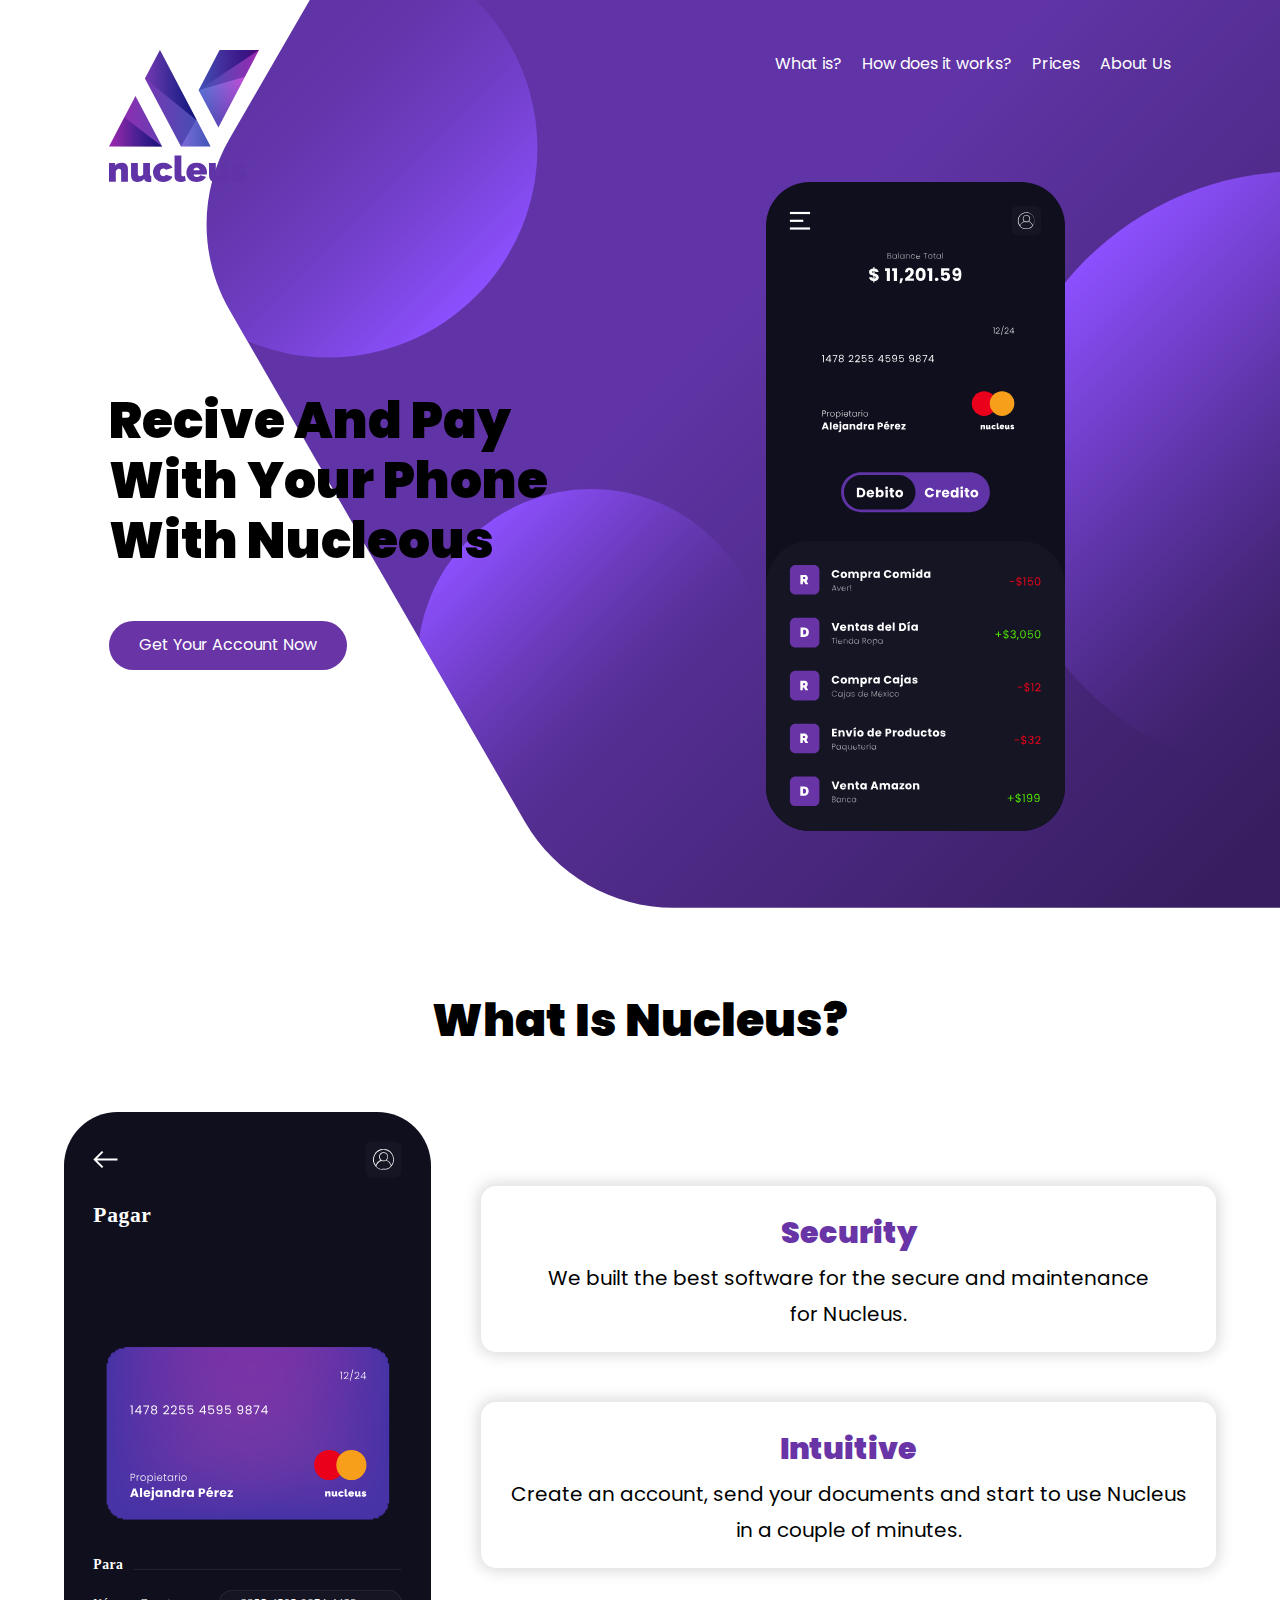
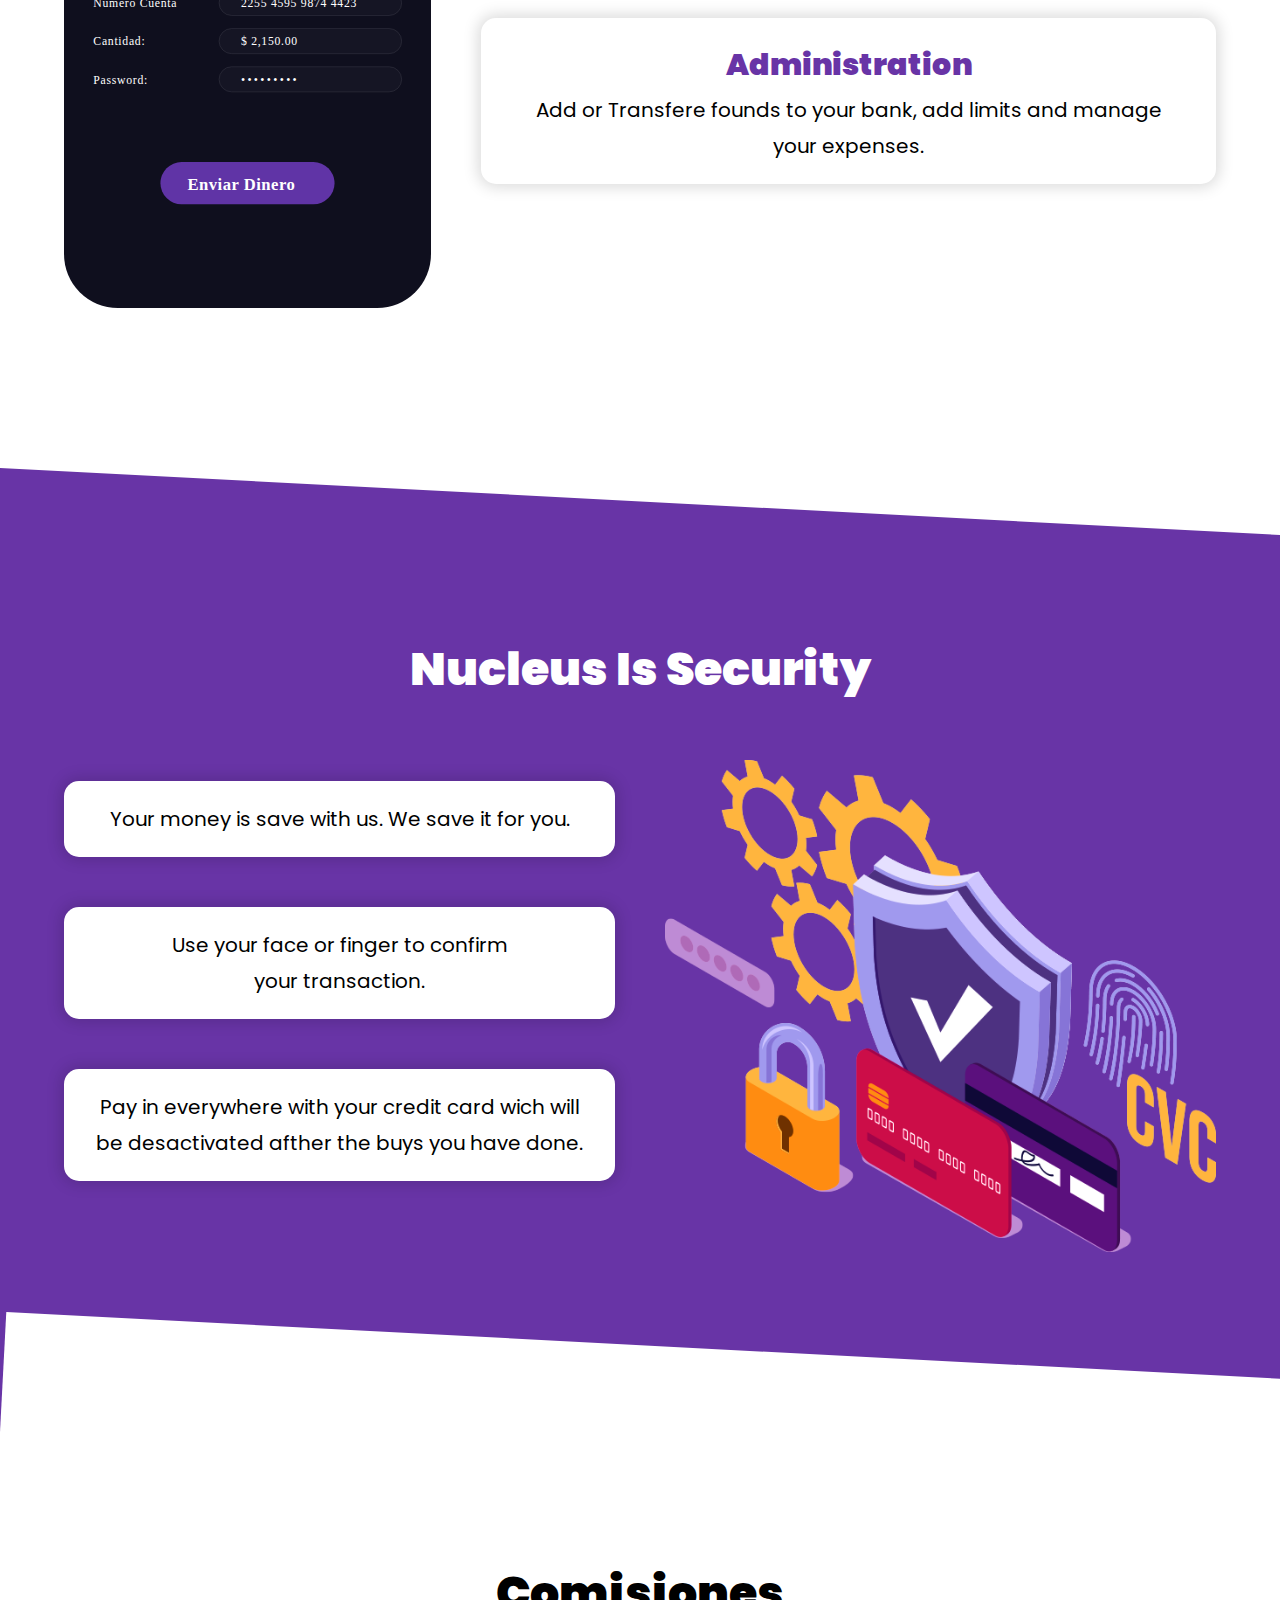
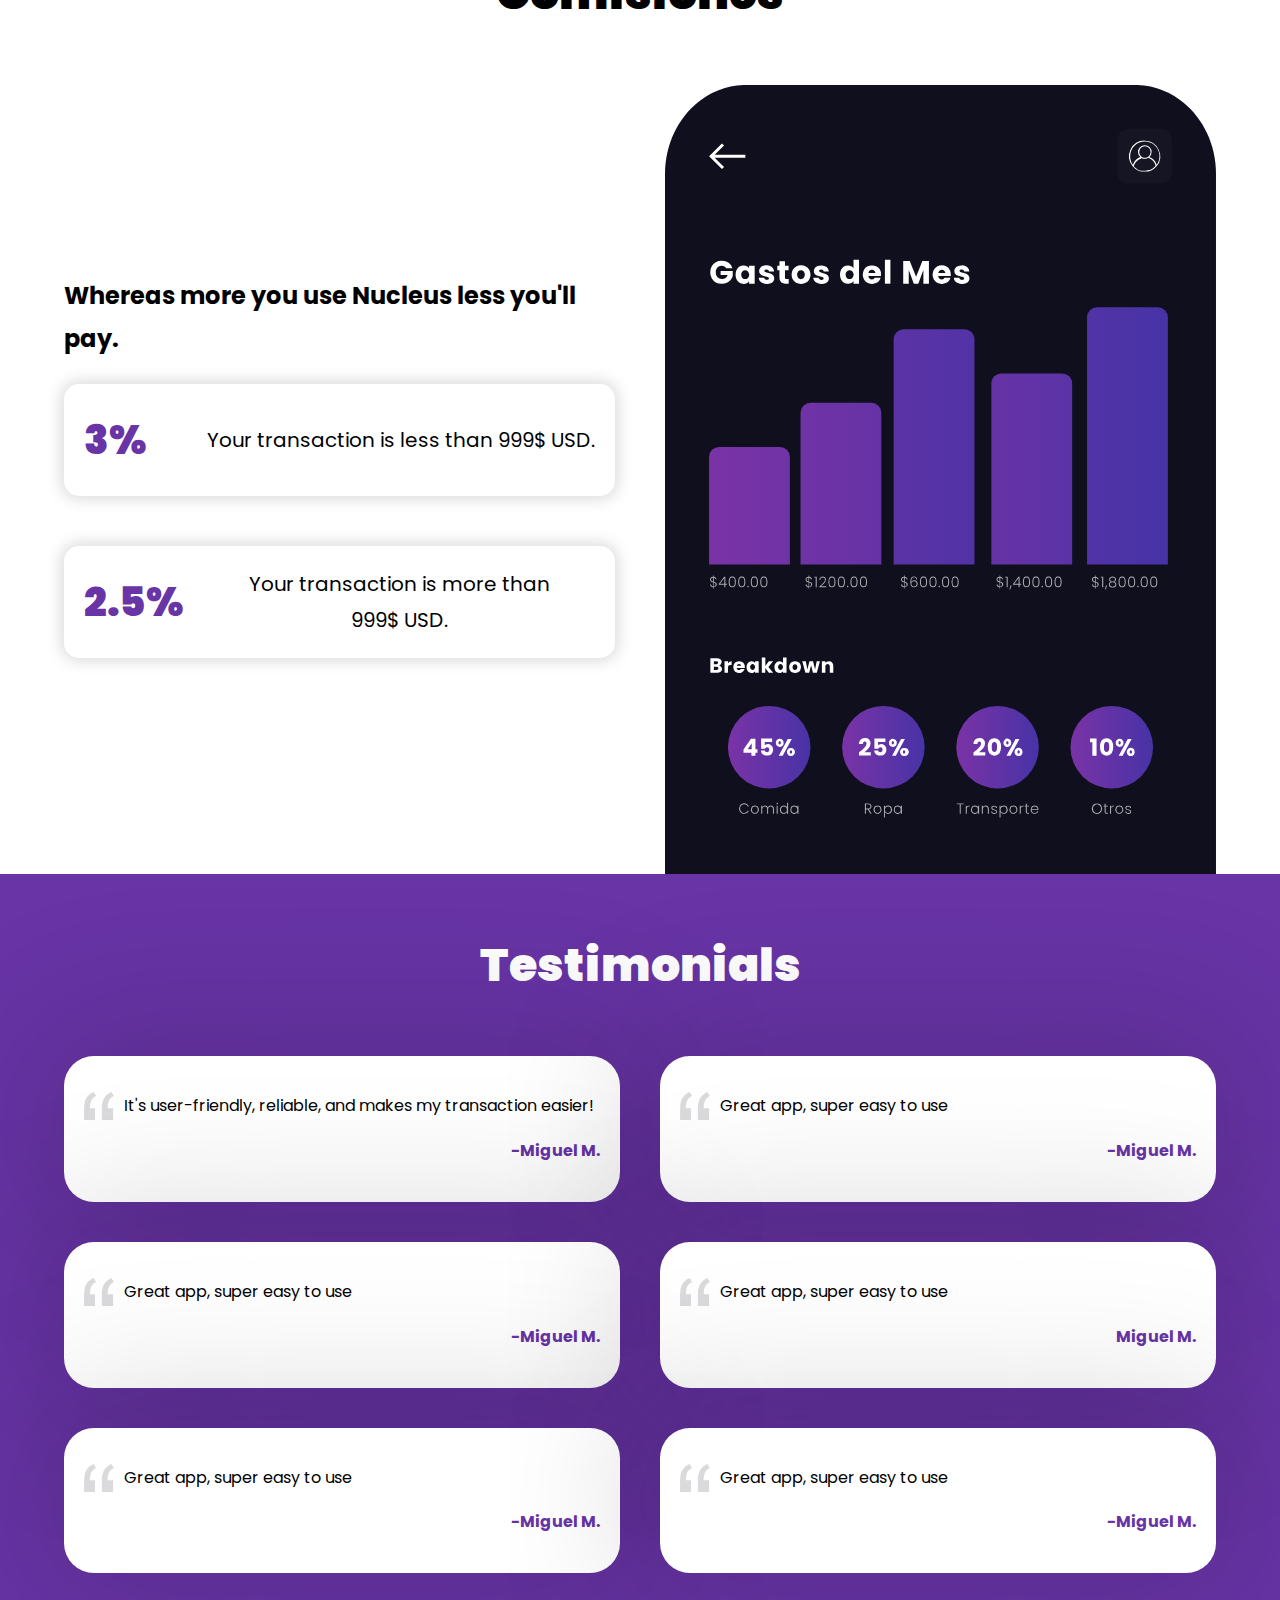
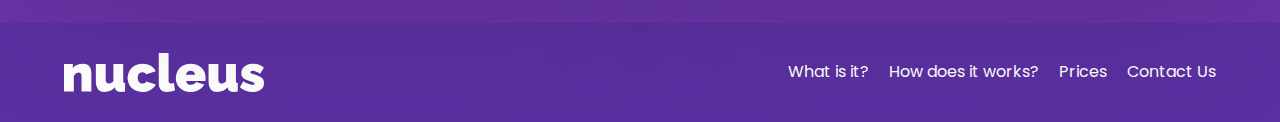
<file: index.html>
<!DOCTYPE html>
<html lang="es">
<head>
    <meta charset="UTF-8">
    <meta http-equiv="X-UA-Compatible" content="IE=edge">
    <meta name="viewport" content="width=device-width, initial-scale=1.0">
    <title>Nucleus - eWallet </title>
    <link rel="preconnect" href="https://fonts.googleapis.com">
    <link rel="preconnect" href="https://fonts.gstatic.com" crossorigin>
    <link href="https://fonts.googleapis.com/css2?family=Poppins:wght@400;500;700;900&display=swap" rel="stylesheet"> 

    <link rel="stylesheet" href="css/normalize.css">
    <link rel="stylesheet" href="css/styles.css">
</head>
<body>
    
    <header class="header">
        <div class="header__contenedor">
            <div class="header__barra">
                <div class="header__logo">
                    <img src="img/logo.svg" alt="logo nucleus">
                </div>
                <nav class="navegacion">
                    <a href="#" class="navegacion__link">  What is?</a>
                    <a href="how-does-it-work.html" class="navegacion__link"> How does it works?</a>
                    <a href="prices.html" class="navegacion__link">Prices</a>
                    <a href="about-us.html" class="navegacion__link">About Us</a>
                </nav>
            </div>

            <div class="header__grid">
                <div class="header__texto">
                    <h1 class="header__heading"> Recive And Pay With Your Phone With Nucleous</h1>
                    <a href="#" class="header__button"> Get Your Account Now </a>
                </div>

                <div class="header__grafico">
                    <img src="img/app_1.svg" alt="imagen nucleus app" class="header__imagen">
                </div>
            </div>
        </div>
    </header>

    <main class="nucleus">
        <h2 class="nucleus__heading">What Is Nucleus?</h2>
        <div class="nucleus__contenedor">
            <div class="nucleus__grid">
                <div class="nucleus__imagen">
                    <img src="img/app_2.svg" alt="app nucleus">
                </div>

                <div class="listado">
                    <div class="listado__elemento">
                        <h2 class="listado__heading">Security</h2>
                        <p class="listado__texto">We built the best software for the secure and maintenance for Nucleus.</p>
                    </div>

                    <div class="listado__elemento">
                        <h2 class="listado__heading">Intuitive</h2>
                        <p class="listado__texto">Create an account, send your documents and start to use Nucleus in a couple of minutes.</p>
                    </div>

                    <div class="listado__elemento">
                        <h2 class="listado__heading">Administration</h2>
                        <p class="listado__texto">Add or Transfere founds to your bank, add limits and manage your expenses.</p>
                    </div>
                </div>
            </div>
        </div>
    </main>

    <section class="seguridad">
        <div class="seguridad__contenedor">
            <h2 class="seguridad__heading"> Nucleus Is Security</h2>
            <div class="seguridad__grid">
                <div class="listado">
                    <div class="listado__elemento">
                        <p class="listado__texto"> Your money is save with us. We save it for you.</p>
                    </div>
                    <div class="listado__elemento">
                        <p class="listado__texto"> Use your face or finger to confirm your transaction. </p>
                    </div>
                    <div class="listado__elemento">
                        <p class="listado__texto"> Pay in everywhere with your credit card wich will be desactivated afther the buys you have done.</p>
                    </div>
                </div>

                <div class="seguridad__imagen">
                    <img src="img/seguridad.png" alt="seguridad nucleus">
                </div>

            </div>
        </div>
    </section>

    <section class="comisiones">
        <div class="comisiones__contenedor">
            <h2 class="comisiones__heading">Comisiones</h2>

            <div class="comisiones__grid">
                <div class="comisiones__contenido">
                    <p class="comisiones__texto">Whereas more you use Nucleus less you'll pay.</p>

                    <div class="listado">
                        <div class="listado__elemento elemento--2col">
                            <p class="listado__numero">3%</p>
                            <p class="listado__texto">Your transaction is less than 999$ USD.</p>
                        </div>

                        <div class="listado__elemento elemento--2col">
                            <p class="listado__numero">2.5%</p>
                            <p class="listado__texto">Your transaction is more than 999$ USD.</p>
                        </div>
                    </div>
                </div>
                <!--COMISIONES CONTENIDO-->
                <div class="comisiones__imagen">
                    <img src="img/app_3.svg" alt="image app">
                </div>
            </div>
        </div>
    </section>

    <section class="testimoniales">
        <div class="testimoniales__contenedor">
            <h2 class="testimoniales__heading">Testimonials</h2>

            <div class="testimoniales__grid">
                <div class="testimonial">
                    <p class="testimonial__texto"> It's user-friendly, reliable, and makes my transaction easier!</p>
                    <p class="testimonial__autor">-Miguel M.</p>
                </div>

                <div class="testimonial">
                    <p class="testimonial__texto"> Great app, super easy to use</p>
                    <p class="testimonial__autor">-Miguel M.</p>
                </div>

                <div class="testimonial">
                    <p class="testimonial__texto"> Great app, super easy to use</p>
                    <p class="testimonial__autor">-Miguel M.</p>
                </div>

                <div class="testimonial">
                    <p class="testimonial__texto"> Great app, super easy to use</p>
                    <p class="testimonial__autor">Miguel M.</p>
                </div>

                <div class="testimonial">
                    <p class="testimonial__texto"> Great app, super easy to use</p>
                    <p class="testimonial__autor">-Miguel M.</p>
                </div>

                <div class="testimonial">
                    <p class="testimonial__texto"> Great app, super easy to use</p>
                    <p class="testimonial__autor">-Miguel M.</p>
                </div>
            </div>
        </div>
    </section>

    <footer class="footer">
        <div class="footer__contenedor">
            <div class="footer__grid">
                <div class="footer__logo">
                    <img src="img/logo-blanco.svg" alt="nucleus logo blanco">
                </div>

                <nav class="navegacion">
                    <a href="#" class="navegacion__link link--blanco">What is it?</a>
                    <a href="#" class="navegacion__link link--blanco"> How does it works?</a>
                    <a href="#" class="navegacion__link link--blanco">Prices</a>
                    <a href="#" class="navegacion__link link--blanco">Contact Us</a>
                </nav>
            </div>
        </div>
    </footer>

</body>
</html>
</file>
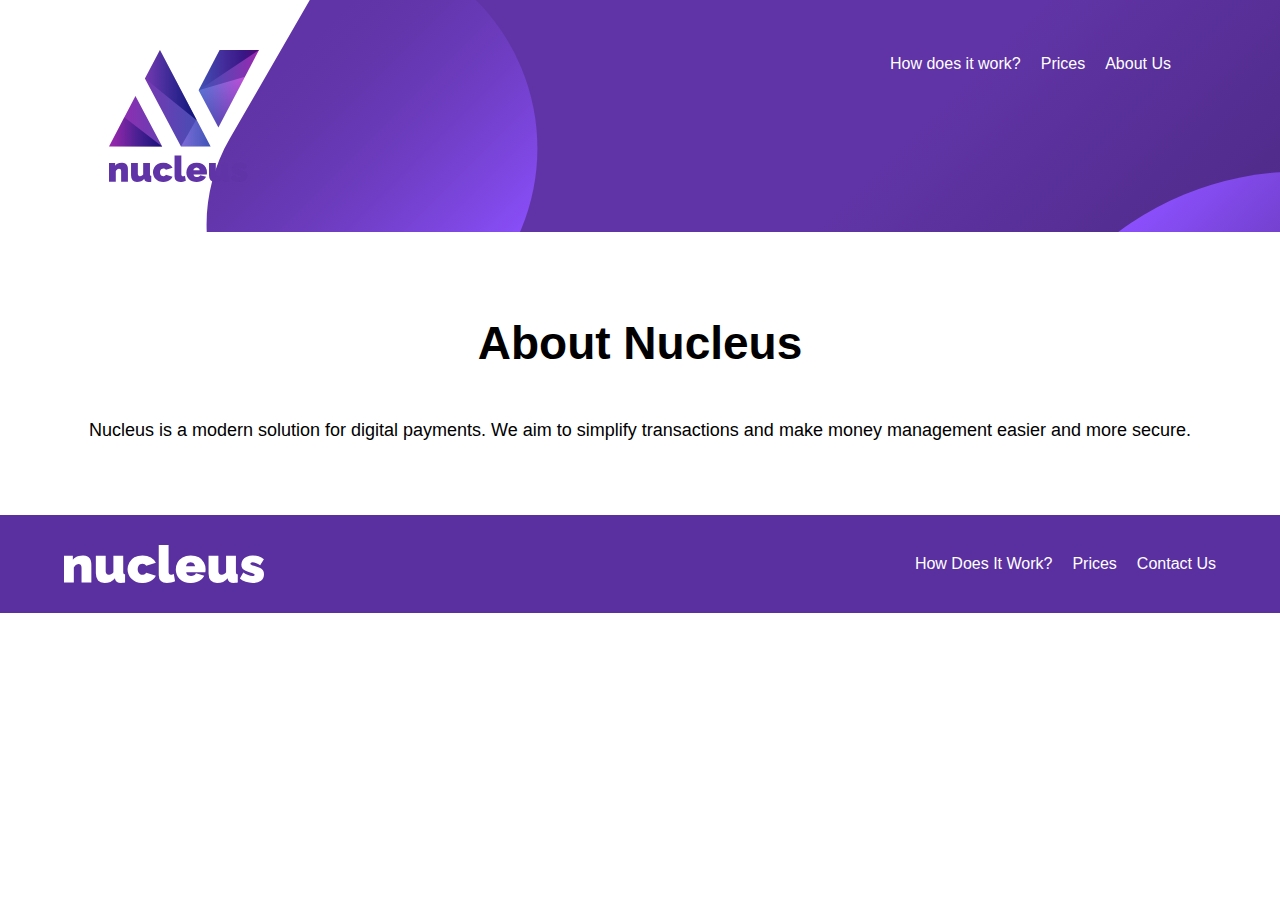
<file: about-us.html>
<!DOCTYPE html>
<html lang="es">
<head>
    <meta charset="UTF-8">
    <meta http-equiv="X-UA-Compatible" content="IE=edge">
    <meta name="viewport" content="width=device-width, initial-scale=1.0">
    <title>About Us - Nucleus</title>
    <link rel="stylesheet" href="css/normalize.css">
    <link rel="stylesheet" href="css/styles.css">
</head>
<body>
    <header class="header">
        <div class="header__contenedor">
            <div class="header__barra">
                <div class="header__logo">
                    <a href="index.html">
                        <img src="img/logo.svg" alt="logo nucleus">
                    </a>
                </div>
                <nav class="navegacion">
                    <a href="how-does-it-work.html" class="navegacion__link">How does it work?</a>
                    <a href="prices.html" class="navegacion__link">Prices</a>
                    <a href="about-us.html" class="navegacion__link">About Us</a>
                </nav>
            </div>
        </div>
    </header>

    <main class="about-us">
        <h2 class="about-us__heading">About Nucleus</h2>
        <p class="about-us__description">
            Nucleus is a modern solution for digital payments. We aim to simplify transactions and make money management easier and more secure.
        </p>
    </main>

    <footer class="footer">
        <div class="footer__contenedor">
            <div class="footer__grid">
                <div class="footer__logo">
                    <img src="img/logo-blanco.svg" alt="nucleus logo blanco">
                </div>
                <nav class="navegacion">
                    <a href="how-does-it-work.html" class="navegacion__link link--blanco">How Does It Work?</a>
                    <a href="prices.html" class="navegacion__link link--blanco">Prices</a>
                    <a href="contact-us.html" class="navegacion__link link--blanco">Contact Us</a>
                </nav>
            </div>
        </div>
    </footer>
</body>
</html>
</file>
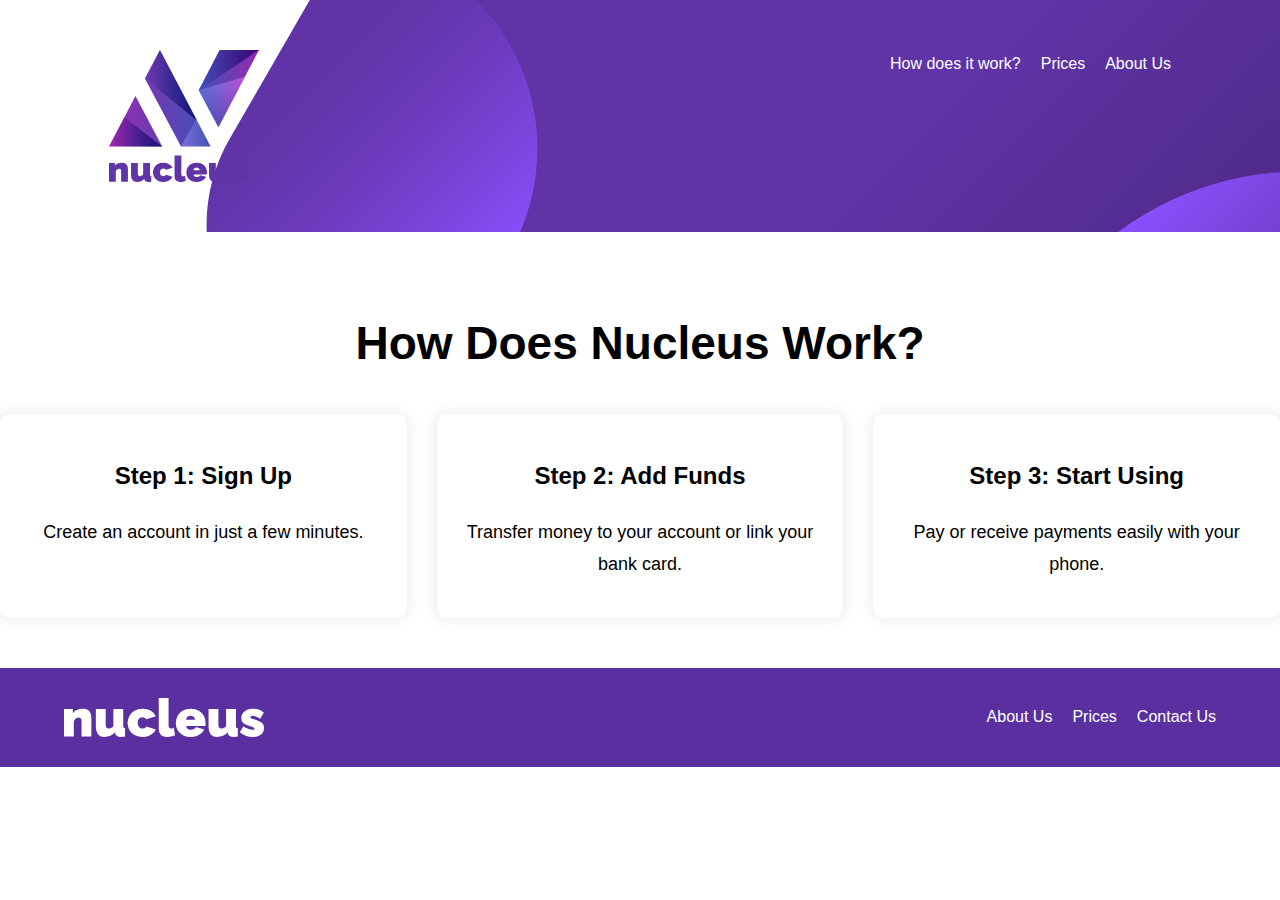
<file: how-does-it-work.html>
<!DOCTYPE html>
<html lang="es">
<head>
    <meta charset="UTF-8">
    <meta http-equiv="X-UA-Compatible" content="IE=edge">
    <meta name="viewport" content="width=device-width, initial-scale=1.0">
    <title>How Does It Work - Nucleus</title>
    <link rel="stylesheet" href="css/normalize.css">
    <link rel="stylesheet" href="css/styles.css">
</head>
<body>
    <header class="header">
        <div class="header__contenedor">
            <div class="header__barra">
                <div class="header__logo">
                    <a href="index.html">
                        <img src="img/logo.svg" alt="logo nucleus">
                    </a>
                </div>
                <nav class="navegacion">
                    <a href="how-does-it-work.html" class="navegacion__link">How does it work?</a>
                    <a href="prices.html" class="navegacion__link">Prices</a>
                    <a href="about-us.html" class="navegacion__link">About Us</a>
                </nav>
            </div>
        </div>
    </header>

    <main class="how-it-works">
        <h2 class="how-it-works__heading">How Does Nucleus Work?</h2>
        <div class="how-it-works__grid">
            <div class="how-it-works__step">
                <h3 class="how-it-works__step-title">Step 1: Sign Up</h3>
                <p class="how-it-works__step-description">Create an account in just a few minutes.</p>
            </div>
            <div class="how-it-works__step">
                <h3 class="how-it-works__step-title">Step 2: Add Funds</h3>
                <p class="how-it-works__step-description">Transfer money to your account or link your bank card.</p>
            </div>
            <div class="how-it-works__step">
                <h3 class="how-it-works__step-title">Step 3: Start Using</h3>
                <p class="how-it-works__step-description">Pay or receive payments easily with your phone.</p>
            </div>
        </div>
    </main>

    <footer class="footer">
        <div class="footer__contenedor">
            <div class="footer__grid">
                <div class="footer__logo">
                    <img src="img/logo-blanco.svg" alt="nucleus logo blanco">
                </div>
                <nav class="navegacion">
                    <a href="about-us.html" class="navegacion__link link--blanco">About Us</a>
                    <a href="prices.html" class="navegacion__link link--blanco">Prices</a>
                    <a href="contact-us.html" class="navegacion__link link--blanco">Contact Us</a>
                </nav>
            </div>
        </div>
    </footer>
</body>
</html>
</file>
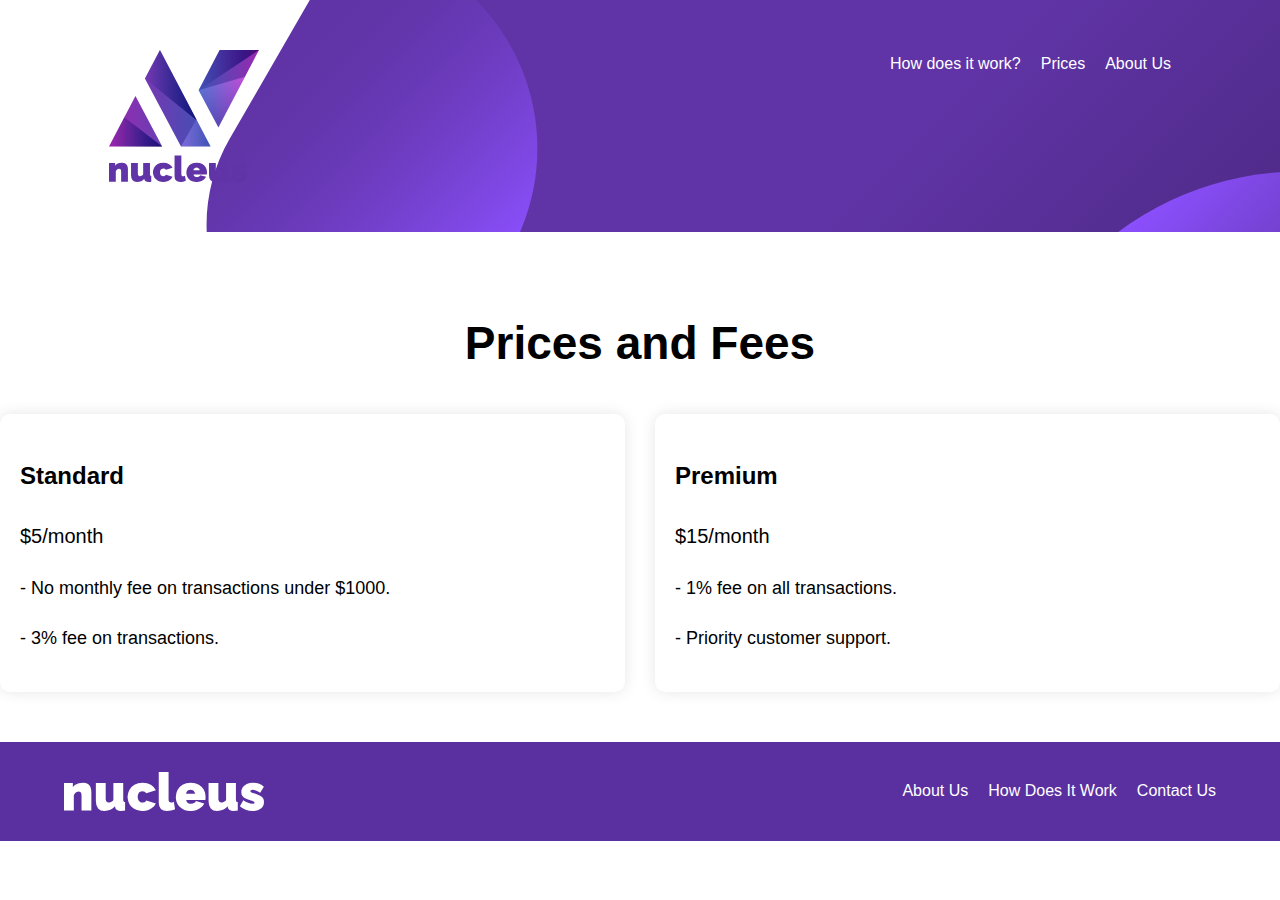
<file: prices.html>
<!DOCTYPE html>
<html lang="es">
<head>
    <meta charset="UTF-8">
    <meta http-equiv="X-UA-Compatible" content="IE=edge">
    <meta name="viewport" content="width=device-width, initial-scale=1.0">
    <title>Prices - Nucleus</title>
    <link rel="stylesheet" href="css/normalize.css">
    <link rel="stylesheet" href="css/styles.css">
</head>
<body>
    <header class="header">
        <div class="header__contenedor">
            <div class="header__barra">
                <div class="header__logo">
                    <a href="index.html">
                        <img src="img/logo.svg" alt="logo nucleus">
                    </a>
                </div>
                <nav class="navegacion">
                    <a href="how-does-it-work.html" class="navegacion__link">How does it work?</a>
                    <a href="prices.html" class="navegacion__link">Prices</a>
                    <a href="about-us.html" class="navegacion__link">About Us</a>
                </nav>
            </div>
        </div>
    </header>

    <main class="prices">
        <h2 class="prices__heading">Prices and Fees</h2>
        <div class="prices__grid">
            <div class="price-tier">
                <h3 class="price-tier__title">Standard</h3>
                <p class="price-tier__price">$5/month</p>
                <p class="price-tier__features">- No monthly fee on transactions under $1000.</p>
                <p class="price-tier__features">- 3% fee on transactions.</p>
            </div>
            <div class="price-tier">
                <h3 class="price-tier__title">Premium</h3>
                <p class="price-tier__price">$15/month</p>
                <p class="price-tier__features">- 1% fee on all transactions.</p>
                <p class="price-tier__features">- Priority customer support.</p>
            </div>
        </div>
    </main>

    <footer class="footer">
        <div class="footer__contenedor">
            <div class="footer__grid">
                <div class="footer__logo">
                    <img src="img/logo-blanco.svg" alt="nucleus logo blanco">
                </div>
                <nav class="navegacion">
                    <a href="about-us.html" class="navegacion__link link--blanco">About Us</a>
                    <a href="how-does-it-work.html" class="navegacion__link link--blanco">How Does It Work</a>
                    <a href="contact-us.html" class="navegacion__link link--blanco">Contact Us</a>
                </nav>
            </div>
        </div>
    </footer>
</body>
</html>
</file>
<file: css/styles.css>
:root {
    --primario: #6834a6;
    --blanco: #FFF;
    --negro: #000000;
    --fuentePrincipal: 'Poppins', sans-serif;
}
html {
    font-size: 62.5%;
    box-sizing: border-box;
}
*, *:before, *:after {
    box-sizing: inherit;
}
body {
    font-family: var(--fuentePrincipal);
    font-size: 1.6rem;
    line-height: 1.8;
}
h1, h2, h3 {
    font-weight: 900;
    margin: 2rem 0;
}
h1 {
    font-size: 5rem;
}
h2 {
    font-size: 4.6rem;
}
h3 {
    font-size: 3rem;
}
a {
    text-decoration: none;
}
img {
    max-width: 100%;
    display: block;
}

[class$="__contenedor"]{
    max-width: 120rem;
    margin: 0 auto;
    width: 90%;
}

[class$="__heading"]{
    text-align: center;
    margin-bottom: 5rem;
}

/* --- HEADER ---*/

.header{
    background-image: url(../img/header_bg.svg);
    background-repeat: no-repeat;
    background-position: top right;
    background-size: 10rem;
    padding: 5rem;
}

.header__logo{
    width: 15rem;
    margin: 0 auto 3rem auto;
}

.header__heading{
    font-size: 3rem;
}

.header__button{
    background-color: var(--primario);
    display: block;
    padding: 1rem;
    outline: none;
    text-align: center;
    color: var(--blanco);
    margin-bottom: 4rem;
    border-radius: 3rem;
    transition: all .4s ease-in;
}

.header__button:hover{
    background-color: var(--blanco);
    color: var(--primario);
    outline: 1px solid var(--primario);
}

.navegacion{
    display: flex;
    flex-direction: column;
    align-items: center;
}

.navegacion__link{
    color: var(--primario);
    transition:  transform .3s ease-in;
}

.link--blanco{
    color: var(--blanco);
}

.navegacion__link:hover{
    transform: scale(1.06);
}

/* --- WHAT IS NUCLEUS SECTION  ---*/
.nucleus{
    margin-top: 3rem;
}

.nucleus__grid{
    display: flex;
    flex-direction: column-reverse;
}

/* ---  LISTADO BLOCK---*/
.listado__elemento{
    background-color: var(--blanco);
    box-shadow: 0px 0px 15px 3px rgb(0 0 0 / .15);
    padding: 2rem;
    margin-bottom: 5rem;
    border-radius: 15px;
    transition: transform .2s ease-in;
    gap: 2rem;
}

.listado__elemento:hover{
    transform: scale(1.05);
}

.listado__heading{
    font-size: 3rem;
    color: var(--primario);
    margin: 0;
}

.listado__texto{
    font-size: 2rem;
    margin: 0;
    text-wrap: pretty;
    text-align: center;
}

.listado__numero{
    font-size: 6rem;
    margin: 0;
    font-weight: 900;
    color: var(--primario);
    text-align: center;
}

/* --- SECURITY SECTION  ---*/

.seguridad{
    background-color: var(--primario);
    padding: 20rem 0;
    position: relative;
    margin: 10rem 0;
    /* transform: skewY(3deg); */
    position: relative;
    overflow: hidden;
}

.seguridad::before,
.seguridad::after{
    content: '';
    height: 20rem;
    width: 120%;
    background-color: var(--blanco);
    position: absolute;
}

.seguridad::before{
    top: -10rem;
    left: 0;
    transform: rotate(3deg);
}
.seguridad::after{
    bottom: -10rem;
    left: 0;
    transform: rotate(3deg);
}  */

.seguridad__contenedor{
    transform: skewY(-3deg);
}

.seguridad__heading{
    color: var(--blanco);
}

/* --- COMISIONES CONTENT ---*/

.comisiones__texto{
    text-align: center;
    font-size: 2.4rem;
    font-weight: 700;
}

/* --- TESTIMOPNIALS SECTION  ---*/

.testimoniales{
    background-color: var(--primario);
    padding: 5rem 0;
}

.testimoniales__grid{
    display: grid;
    grid-row-start: 1fr;
    gap: 4rem;
}

.testimoniales__heading{
    margin-top: 0;
    color: var(--blanco);
}

.testimonial{
    background-color: var(--blanco);
    padding: 2rem;
    position: relative;
    border-radius: 3rem;
    box-shadow: 0px 0px 150px 30px rgb(0 0 0 / .15);
    transition: all .3s ease-in;
}

.testimonial:hover{
    transform: scale(1.03);
}

.testimonial__texto{
    padding-left: 4rem;
}

.testimonial__texto::before{
    content:'';
    background-image: url(../img/comilla.png);
    background-repeat: no-repeat;
    background-size: 3rem;
    background-position: center;
    width: 3rem;
    height: 3rem;
    position: absolute;
    top: 3.5rem;
    left: 2rem;
}

.testimonial__autor{
    color: var(--primario);
    font-weight: 700;
    text-align: right;
}

/* --- FOOTER SECTION ---*/

.footer{
    background-color: #5a30a0;
    padding: 3rem 0;
}

.footer__logo{
    width: 20rem;
    margin: 0 auto 4rem auto;
}

.how-it-works {
    padding: 5rem 0;
}

.how-it-works__heading {
    text-align: center;
    margin-bottom: 3rem;
    font-size: 4.6rem;
    font-weight: 900;
}

.how-it-works__grid {
    display: grid;
    grid-template-columns: repeat(3, 1fr);
    gap: 3rem;
    text-align: center;
}

.how-it-works__step {
    background-color: var(--blanco);
    padding: 2rem;
    border-radius: 1rem;
    box-shadow: 0px 0px 15px rgba(0, 0, 0, 0.1);
}

.how-it-works__step-title {
    font-size: 2.4rem;
    margin-bottom: 1rem;
    font-weight: 700;
}

.how-it-works__step-description {
    font-size: 1.8rem;
    color: var(--negro);
}

/* Media Queries */
@media (max-width: 768px) {
    .how-it-works__heading {
        font-size: 3.6rem;
    }

    .how-it-works__grid {
        grid-template-columns: 1fr;
        gap: 2rem;
    }

    .how-it-works__step-title {
        font-size: 2rem;
    }

    .how-it-works__step-description {
        font-size: 1.6rem;
    }
}

.prices {
    padding: 5rem 0;
}

.prices__heading {
    text-align: center;
    margin-bottom: 3rem;
    font-size: 4.6rem;
    font-weight: 900;
}

.prices__grid {
    display: grid;
    grid-template-columns: repeat(2, 1fr);
    gap: 3rem;
}

.price-tier {
    background-color: var(--blanco);
    padding: 2rem;
    border-radius: 1rem;
    box-shadow: 0px 0px 15px rgba(0, 0, 0, 0.1);
}

.price-tier__title {
    font-size: 2.4rem;
    margin-bottom: 1rem;
    font-weight: 700;
}

.price-tier__price {
    font-size: 2rem;
    margin-bottom: 1rem;
}

.price-tier__features {
    font-size: 1.8rem;
}

/* Media Queries */
@media (max-width: 768px) {
    .prices__heading {
        font-size: 3.6rem;
    }

    .prices__grid {
        grid-template-columns: 1fr;
        gap: 2rem;
    }

    .price-tier__title {
        font-size: 2rem;
    }

    .price-tier__price {
        font-size: 1.8rem;
    }

    .price-tier__features {
        font-size: 1.6rem;
    }
}

.about-us {
    padding: 5rem 0;
    text-align: center;
}

.about-us__heading {
    font-size: 4.6rem;
    font-weight: 900;
    margin-bottom: 3rem;
}

.about-us__description {
    font-size: 1.8rem;
    color: var(--negro);
}

/* Media Queries */
@media (max-width: 768px) {
    .about-us__heading {
        font-size: 3.6rem;
    }

    .about-us__description {
        font-size: 1.6rem;
    }
}


/* --- MEDIAS QUERIES ---*/

@media screen and (min-width: 768px) {

    /* --- HEADER ---*/
    .header{
        background-size: 55rem;
    }

    .header__grid{
        display: grid;
        grid-template-columns: repeat(2, 1fr);
        gap: 4rem;
        align-items: center;
    }

    .header__barra{
        display: flex;
        justify-content: space-between;
    }

    .header__logo{
        margin: 0;
    }

    .header__heading{
        text-align: left;
        font-size: 5rem;
        line-height: 1.2;
    }

    .header__imagen{
        max-width: 30rem;
        margin: 0 auto;
    }

    .header__button{
        padding: 1rem 3rem;
        display: inline-block;
    }

    .navegacion{
        flex-direction: row;
        align-items: start;
        gap: 2rem;
    }

    .navegacion__link{
        color: var(--blanco);
    }

    /* --- WHAT IS NUCLEUS SECTION  ---*/

    .nucleus__grid{
        display: grid;
        grid-template-columns: 1fr 2fr;
        column-gap: 5rem;
        align-items: center;
    }

    /* --- SECURITY SECTION  ---*/

    .seguridad__grid{
        display: grid;
        grid-template-columns: repeat(2, 1fr);
        column-gap: 5rem;
        align-items: center;
    }

        /* --- COMISIONES SECTION  ---*/

    .comisiones__grid{
        display: grid;
        grid-template-columns: repeat(2, 1fr);
        column-gap: 5rem;
        align-items: flex-end;
    }

    .comisiones__texto{
        text-align: left;
    }

    .elemento--2col{
        display: flex;
        justify-content: space-between;
        align-items: center;
        
    }

    .listado__numero{
        /* flex-basis: 10rem; */
        text-align: right;
        font-size: 4rem;
    }

    /* --- TESTIMONIALS SECTION  ---*/

    .testimoniales__grid{
        display: grid;
        grid-template-columns: repeat(2, 1fr);
        gap: 4rem;
        align-items: center;
    }

    /* --- FOOTER SECTION  ---*/

    .footer__grid{
        display: flex;
        justify-content: space-between;
        align-items: center;
    }

    .footer__logo{
        margin: 0;
    }
}

@media screen and (min-width: 992px) {
    .header{
        background-size: 60rem;
    }

    .comisiones__grid{
        align-items: center;
    }
}

@media screen and (min-width: 1280px) {
    .header{
        background-size: 110rem;
    }
}
</file>
